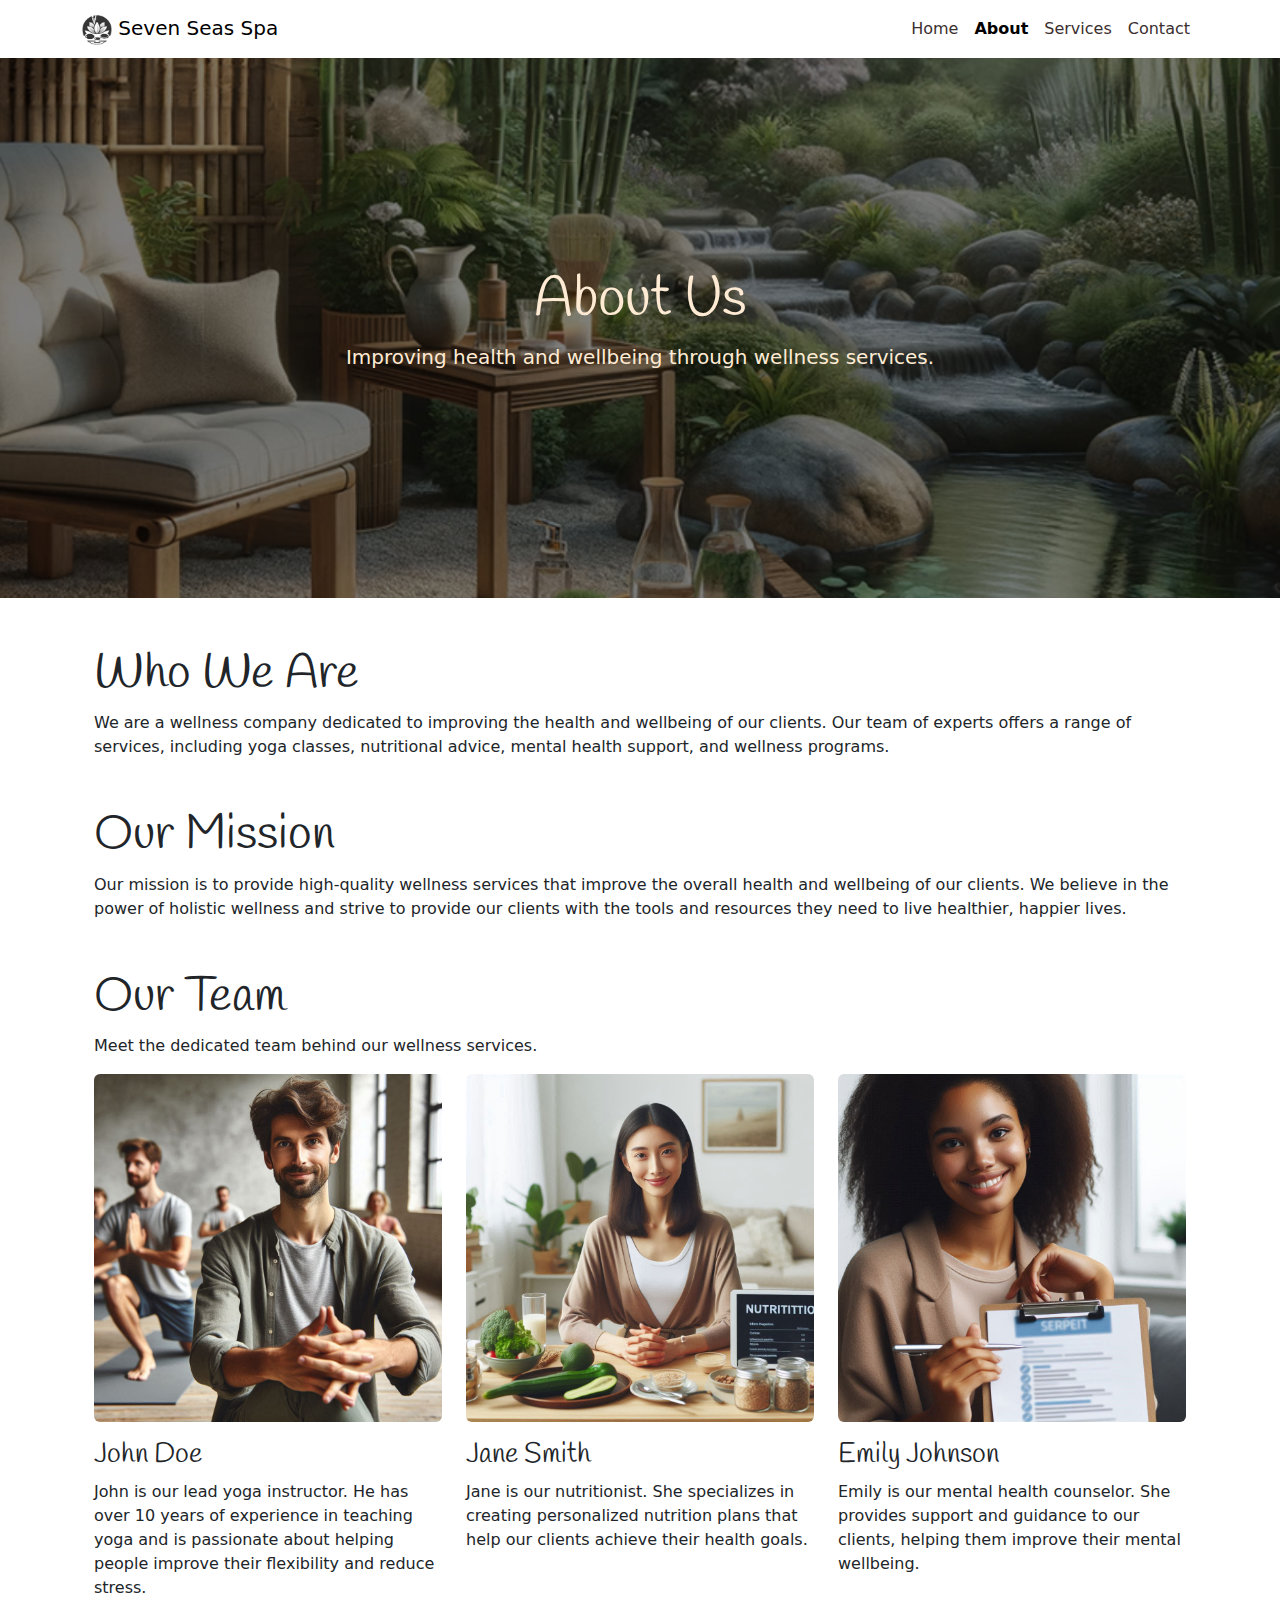
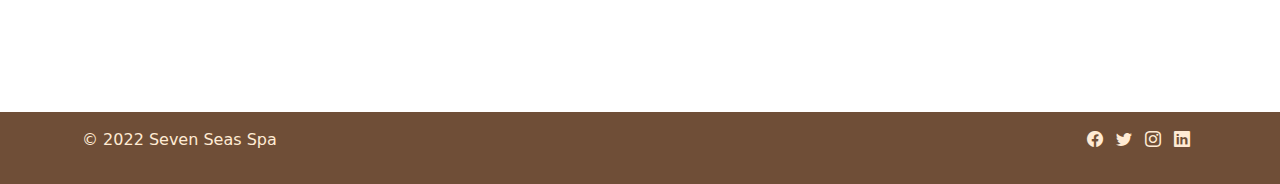
<file: about.html>
<!DOCTYPE html>
<html lang="en">
  <head>
    <meta charset="UTF-8" />
    <meta name="viewport" content="width=device-width, initial-scale=1.0" />
    <link
      href="https://cdn.jsdelivr.net/npm/bootstrap@5.3.3/dist/css/bootstrap.min.css"
      rel="stylesheet"
      integrity="sha384-QWTKZyjpPEjISv5WaRU9OFeRpok6YctnYmDr5pNlyT2bRjXh0JMhjY6hW+ALEwIH"
      crossorigin="anonymous"
    />
    <link
      rel="stylesheet"
      href="https://cdn.jsdelivr.net/npm/bootstrap-icons@1.11.3/font/bootstrap-icons.min.css"
    />
    <link
      href="https://fonts.googleapis.com/css2?family=Handlee&display=swap"
      rel="stylesheet"
    />
    <link href="assets/css/style.css" rel="stylesheet" />
    <title>Seven Seas Spa</title>
  </head>

  <body>
    <!-- Navigation Bar -->
    <nav class="navbar navbar-expand-lg navbar-light bg-white navbar-custom">
      <div class="container">
        <a class="navbar-brand" href="#">
          <img src="assets/images/logo.png" alt="Logo" width="30" height="30" />
          Seven Seas Spa
        </a>
        <button
          class="navbar-toggler"
          type="button"
          data-bs-toggle="collapse"
          data-bs-target="#navbarNav"
          aria-controls="navbarNav"
          aria-expanded="false"
          aria-label="Toggle navigation"
        >
          <span class="navbar-toggler-icon"></span>
        </button>
        <div class="collapse navbar-collapse" id="navbarNav">
          <ul class="navbar-nav ms-auto">
            <li class="nav-item">
              <a class="nav-link" aria-current="page" href="index.html">Home</a>
            </li>
            <li class="nav-item">
              <a class="nav-link active" href="about.html">About</a>
            </li>
            <li class="nav-item">
              <a class="nav-link" href="#">Services</a>
            </li>
            <li class="nav-item">
              <a class="nav-link" href="contact.html">Contact</a>
            </li>
          </ul>
        </div>
      </div>
    </nav>

    <!-- Hero Section -->
    <header class="hero text-center" id="mainContent">
      <div class="container">
        <h1 class="display-4">About Us</h1>
        <p class="lead">
          Improving health and wellbeing through wellness services.
        </p>
      </div>
    </header>

    <!-- Main Section -->
    <main class="container my-5">
      <div class="container">
        <h2 class="display-5">Who We Are</h2>
        <p>
          We are a wellness company dedicated to improving the health and
          wellbeing of our clients. Our team of experts offers a range of
          services, including yoga classes, nutritional advice, mental health
          support, and wellness programs.
        </p>

        <!-- About Us Section -->
        <section class="my-5">
          <h2 class="display-5">Our Mission</h2>
          <p>
            Our mission is to provide high-quality wellness services that
            improve the overall health and wellbeing of our clients. We believe
            in the power of holistic wellness and strive to provide our clients
            with the tools and resources they need to live healthier, happier
            lives.
          </p>
        </section>

        <!-- Our Team Section -->
        <section class="my-5">
          <h2 class="display-5">Our Team</h2>
          <p>Meet the dedicated team behind our wellness services.</p>

          <div class="row">
            <div class="col-md-4">
              <img
                src="./assets/images/john_doe.png"
                alt="John Doe"
                class="img-fluid rounded mb-3"
              />
              <h3>John Doe</h3>
              <p>
                John is our lead yoga instructor. He has over 10 years of
                experience in teaching yoga and is passionate about helping
                people improve their flexibility and reduce stress.
              </p>
            </div>
            <div class="col-md-4">
              <img
                src="./assets/images/jane_smith.png"
                alt="Jane Smith"
                class="img-fluid rounded mb-3"
              />
              <h3>Jane Smith</h3>
              <p>
                Jane is our nutritionist. She specializes in creating
                personalized nutrition plans that help our clients achieve their
                health goals.
              </p>
            </div>
            <div class="col-md-4">
              <img
                src="./assets/images/emily_johnson.png"
                alt="Emily Johnson"
                class="img-fluid rounded mb-3"
              />
              <h3>Emily Johnson</h3>
              <p>
                Emily is our mental health counselor. She provides support and
                guidance to our clients, helping them improve their mental
                wellbeing.
              </p>
            </div>
          </div>
        </section>
      </div>
    </main>

    <!-- Footer -->
    <footer class="footer text-center text-lg-start py-3 mt-auto">
      <div class="container">
        <div class="row">
          <div class="col-md-6 text-md-start mb-3 mb-md-0">
            <p>© 2022 Seven Seas Spa</p>
          </div>
          <div class="col-md-6 text-md-end">
            <a
              href="https://www.facebook.com/Code.InstituteIRL/"
              target="_blank"
              rel="noopener noreferrer"
              aria-label="Visit our Facebook page"
              class="me-2"
              ><i class="bi bi-facebook"></i
            ></a>
            <a
              href="https://x.com/codeinstitute"
              target="_blank"
              rel="noopener noreferrer"
              aria-label="Follow us on Twitter"
              class="me-2"
              ><i class="bi bi-twitter"></i
            ></a>
            <a
              href="https://www.instagram.com/codeinstitute/"
              target="_blank"
              rel="noopener noreferrer"
              aria-label="Follow us on Instagram"
              class="me-2"
              ><i class="bi bi-instagram"></i
            ></a>
            <a
              href="https://www.linkedin.com/school/code-institute/"
              target="_blank"
              rel="noopener noreferrer"
              aria-label="Connect with us on LinkedIn"
              class="me-2"
              ><i class="bi bi-linkedin"></i
            ></a>
          </div>
        </div>
      </div>
    </footer>

    <script
      src="https://cdn.jsdelivr.net/npm/bootstrap@5.3.3/dist/js/bootstrap.bundle.min.js"
      integrity="sha384-YvpcrYf0tY3lHB60NNkmXc5s9fDVZLESaAA55NDzOxhy9GkcIdslK1eN7N6jIeHz"
      crossorigin="anonymous"
    ></script>
  </body>
</html>
</file>
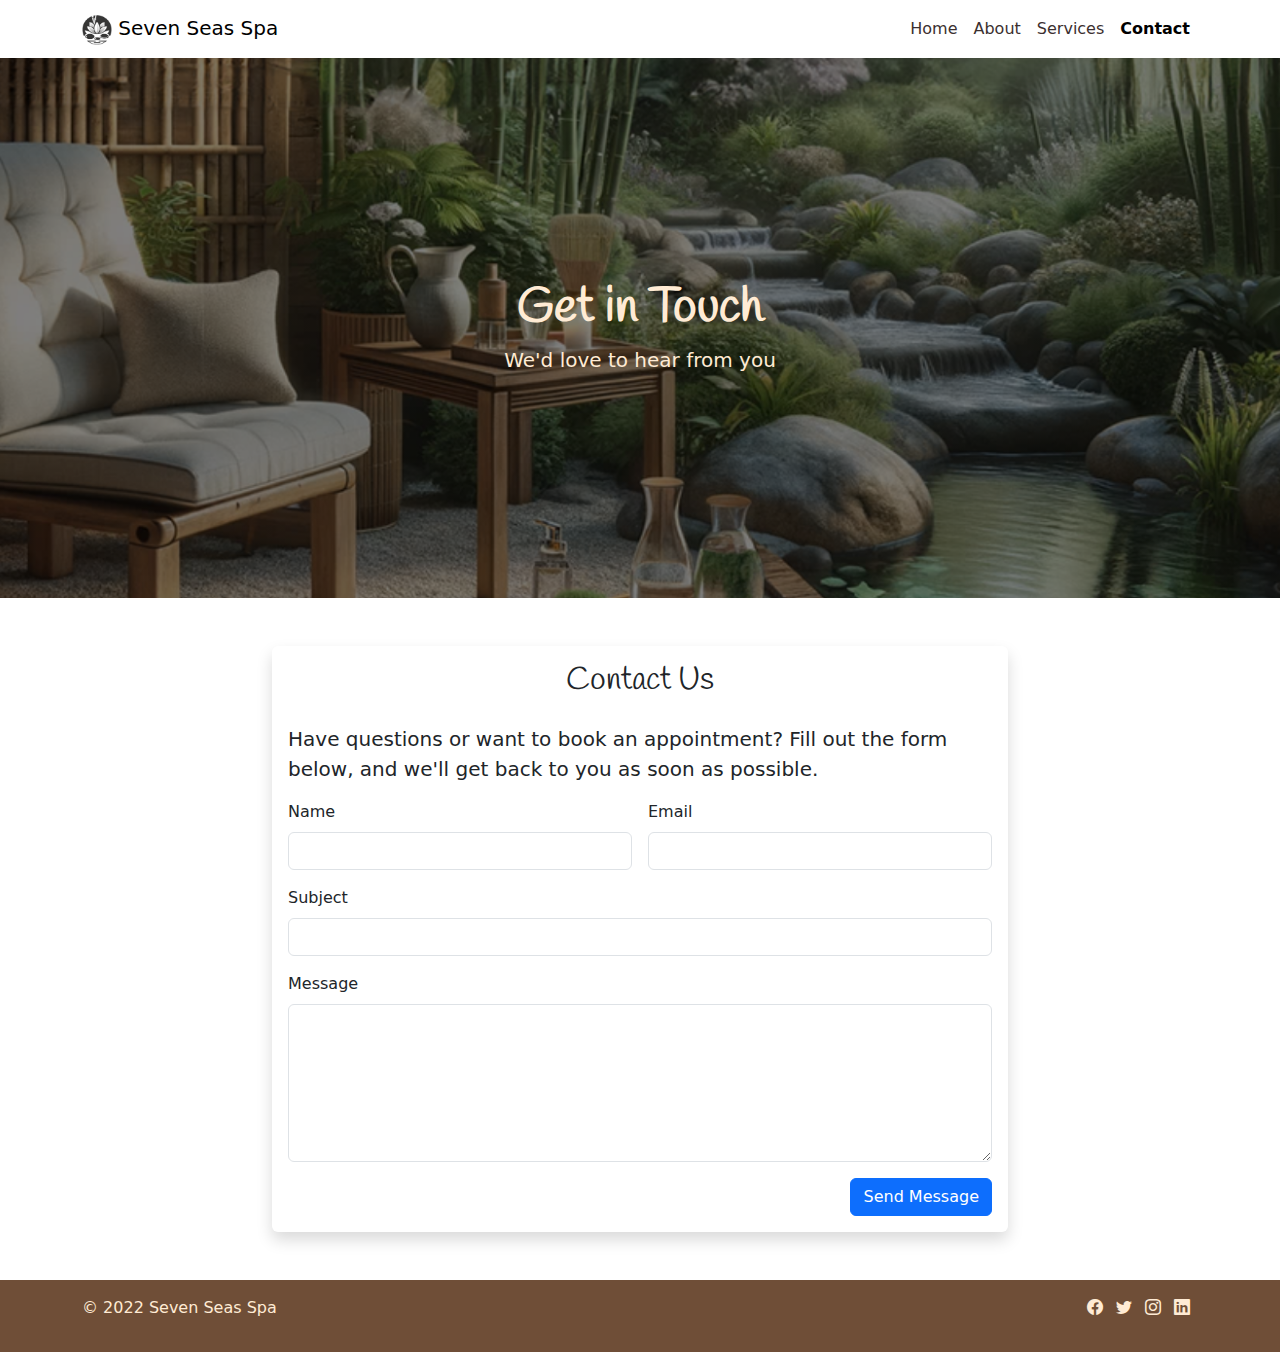
<file: contact.html>
<!DOCTYPE html>
<html lang="en">
  <head>
    <meta charset="UTF-8" />
    <meta name="viewport" content="width=device-width, initial-scale=1.0" />
    <link
      href="https://cdn.jsdelivr.net/npm/bootstrap@5.3.3/dist/css/bootstrap.min.css"
      rel="stylesheet"
      integrity="sha384-QWTKZyjpPEjISv5WaRU9OFeRpok6YctnYmDr5pNlyT2bRjXh0JMhjY6hW+ALEwIH"
      crossorigin="anonymous"
    />
    <link
      rel="stylesheet"
      href="https://cdn.jsdelivr.net/npm/bootstrap-icons@1.11.3/font/bootstrap-icons.min.css"
    />
    <link
      href="https://fonts.googleapis.com/css2?family=Handlee&display=swap"
      rel="stylesheet"
    />
    <link rel="stylesheet" href="assets/css/style.css" />
    <title>Contact — Seven Seas Spa</title>
  </head>

  <body>
    <!-- Header / Navbar (same as index) -->
    <nav class="navbar navbar-expand-lg navbar-light bg-white navbar-custom">
      <div class="container">
        <a class="navbar-brand" href="#">
          <img src="assets/images/logo.png" alt="Logo" width="30" height="30" />
          Seven Seas Spa
        </a>
        <button
          class="navbar-toggler"
          type="button"
          data-bs-toggle="collapse"
          data-bs-target="#navbarNav"
          aria-controls="navbarNav"
          aria-expanded="false"
          aria-label="Toggle navigation"
        >
          <span class="navbar-toggler-icon"></span>
        </button>
        <div class="collapse navbar-collapse" id="navbarNav">
          <ul class="navbar-nav ms-auto">
            <li class="nav-item">
              <a class="nav-link" aria-current="page" href="index.html">Home</a>
            </li>
            <li class="nav-item">
              <a class="nav-link" href="#">About</a>
            </li>
            <li class="nav-item">
              <a class="nav-link" href="#">Services</a>
            </li>
            <li class="nav-item">
              <a class="nav-link active" href="contact.html">Contact</a>
            </li>
          </ul>
        </div>
      </div>
    </nav>

    <!-- Hero Section -->
    <header class="hero text-center py-5" id="mainContent" role="banner">
      <div class="container">
        <h1 class="display-5 fw-bold">Get in Touch</h1>
        <p class="lead mb-0">We'd love to hear from you</p>
      </div>
    </header>

    <!-- Empty Main Content -->
    <main class="container my-5">
      <div class="row justify-content-center">
        <div class="col-lg-8">
          <div class="card shadow">
            <div class="card-body">
              <h2 class="card-title text-center mb-4">Contact Us</h2>
              <p class="lead">
                Have questions or want to book an appointment? Fill out the form
                below, and we'll get back to you as soon as possible.
              </p>
              <form
                id="contactForm"
                action="thankyou.html"
                method="GET"
                role="form"
              >
                <div class="row g-3">
                  <div class="col-md-6">
                    <label for="name" class="form-label">Name</label>
                    <input
                      type="text"
                      class="form-control"
                      id="name"
                      name="name"
                      required
                      aria-required="true"
                    />
                  </div>
                  <div class="col-md-6">
                    <label for="email" class="form-label">Email</label>
                    <input
                      type="email"
                      class="form-control"
                      id="email"
                      name="email"
                      required
                      aria-required="true"
                    />
                  </div>
                  <div class="col-12">
                    <label for="subject" class="form-label">Subject</label>
                    <input
                      type="text"
                      class="form-control"
                      id="subject"
                      name="subject"
                      required
                    />
                  </div>
                  <div class="col-12">
                    <label for="message" class="form-label">Message</label>
                    <textarea
                      class="form-control"
                      id="message"
                      name="message"
                      rows="6"
                      required
                    ></textarea>
                  </div>
                  <div class="col-12 text-end">
                    <button type="submit" class="btn btn-primary">
                      Send Message
                    </button>
                  </div>
                </div>
              </form>
            </div>
          </div>
        </div>
      </div>
    </main>

    <!-- Footer (same as index) -->
    <footer class="footer text-center text-lg-start py-3 mt-auto">
      <div class="container">
        <div class="row">
          <div class="col-md-6 text-md-start mb-3 mb-md-0">
            <p>© 2022 Seven Seas Spa</p>
          </div>
          <div class="col-md-6 text-md-end">
            <a
              href="https://www.facebook.com/Code.InstituteIRL/"
              target="_blank"
              rel="noopener noreferrer"
              aria-label="Visit our Facebook page"
              class="me-2"
              ><i class="bi bi-facebook"></i
            ></a>
            <a
              href="https://x.com/codeinstitute"
              target="_blank"
              rel="noopener noreferrer"
              aria-label="Follow us on Twitter"
              class="me-2"
              ><i class="bi bi-twitter"></i
            ></a>
            <a
              href="https://www.instagram.com/codeinstitute/"
              target="_blank"
              rel="noopener noreferrer"
              aria-label="Follow us on Instagram"
              class="me-2"
              ><i class="bi bi-instagram"></i
            ></a>
            <a
              href="https://www.linkedin.com/school/code-institute/"
              target="_blank"
              rel="noopener noreferrer"
              aria-label="Connect with us on LinkedIn"
              class="me-2"
              ><i class="bi bi-linkedin"></i
            ></a>
          </div>
        </div>
      </div>
    </footer>

    <script
      src="https://cdn.jsdelivr.net/npm/bootstrap@5.3.3/dist/js/bootstrap.bundle.min.js"
      integrity="sha384-YvpcrYf0tY3lHB60NNkmXc5s9fDVZLESaAA55NDzOxhy9GkcIdslK1eN7N6jIeHz"
      crossorigin="anonymous"
    ></script>
  </body>
</html>
</file>
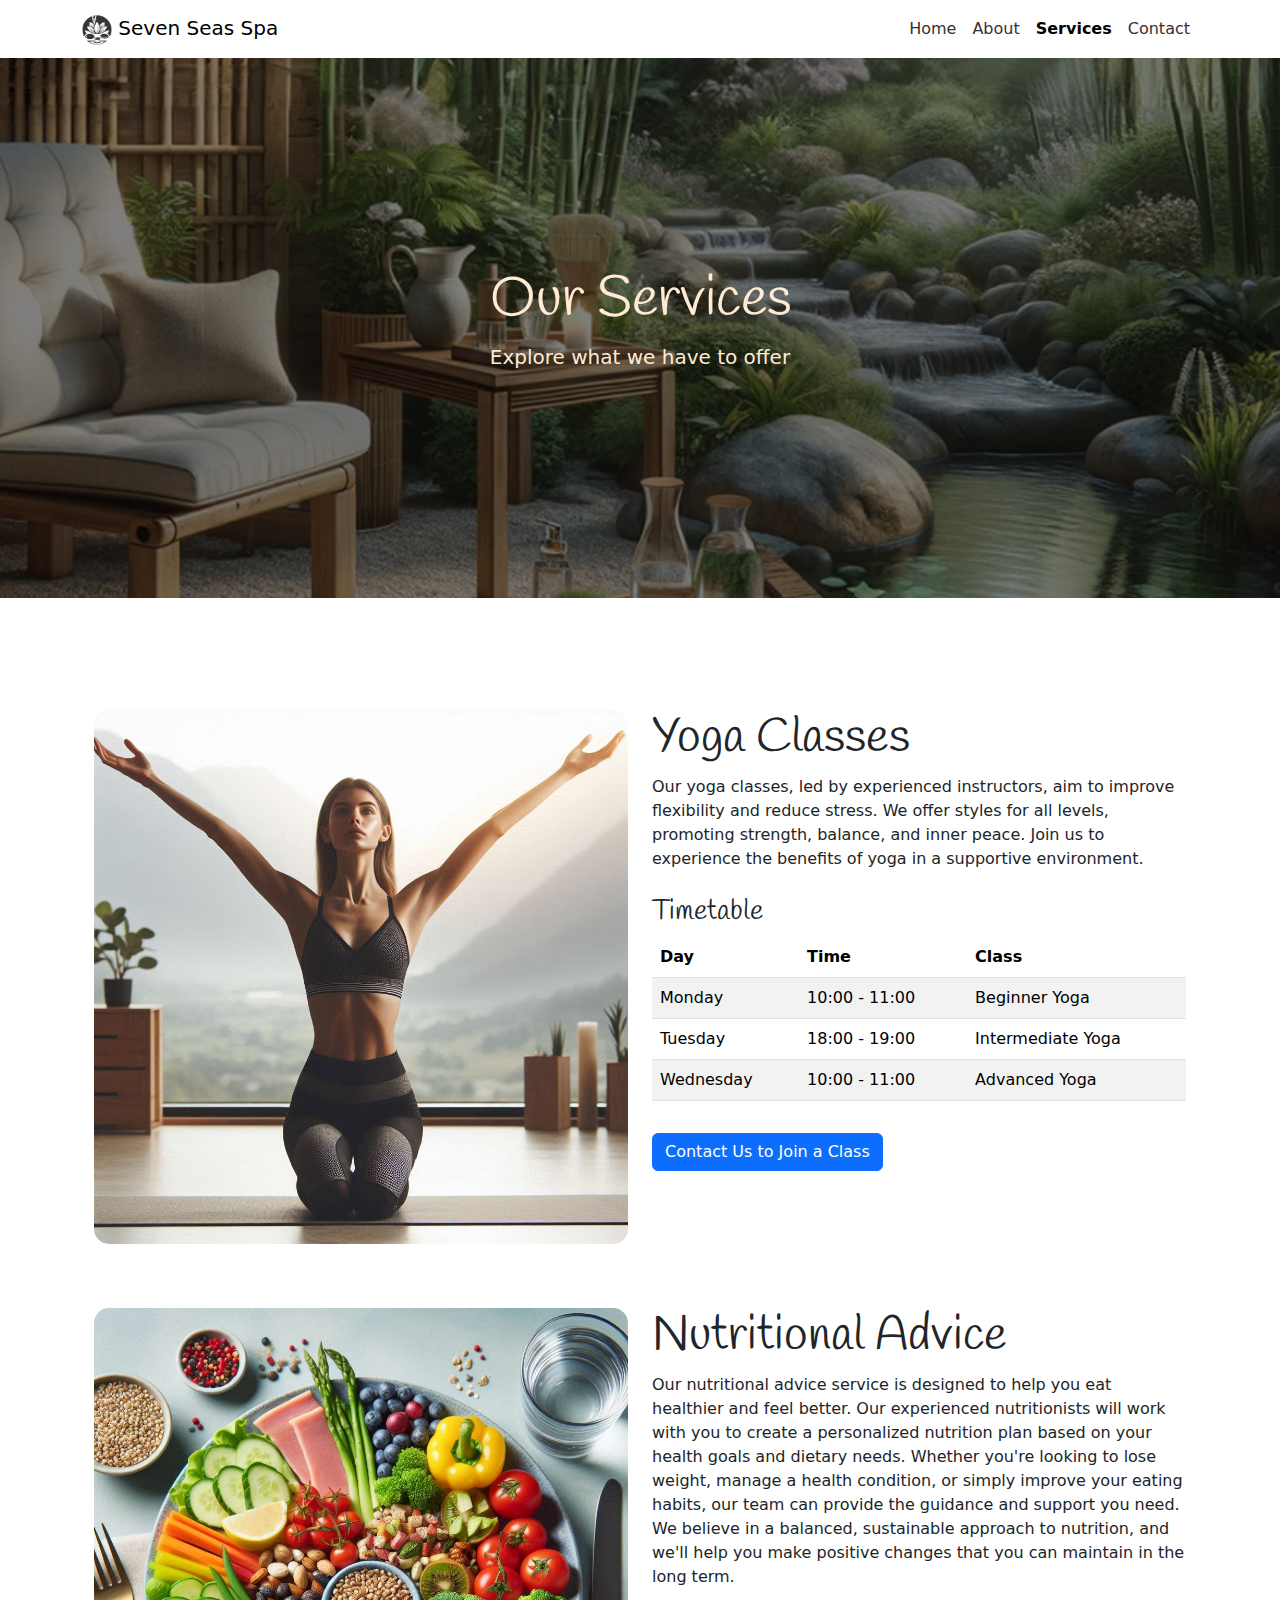
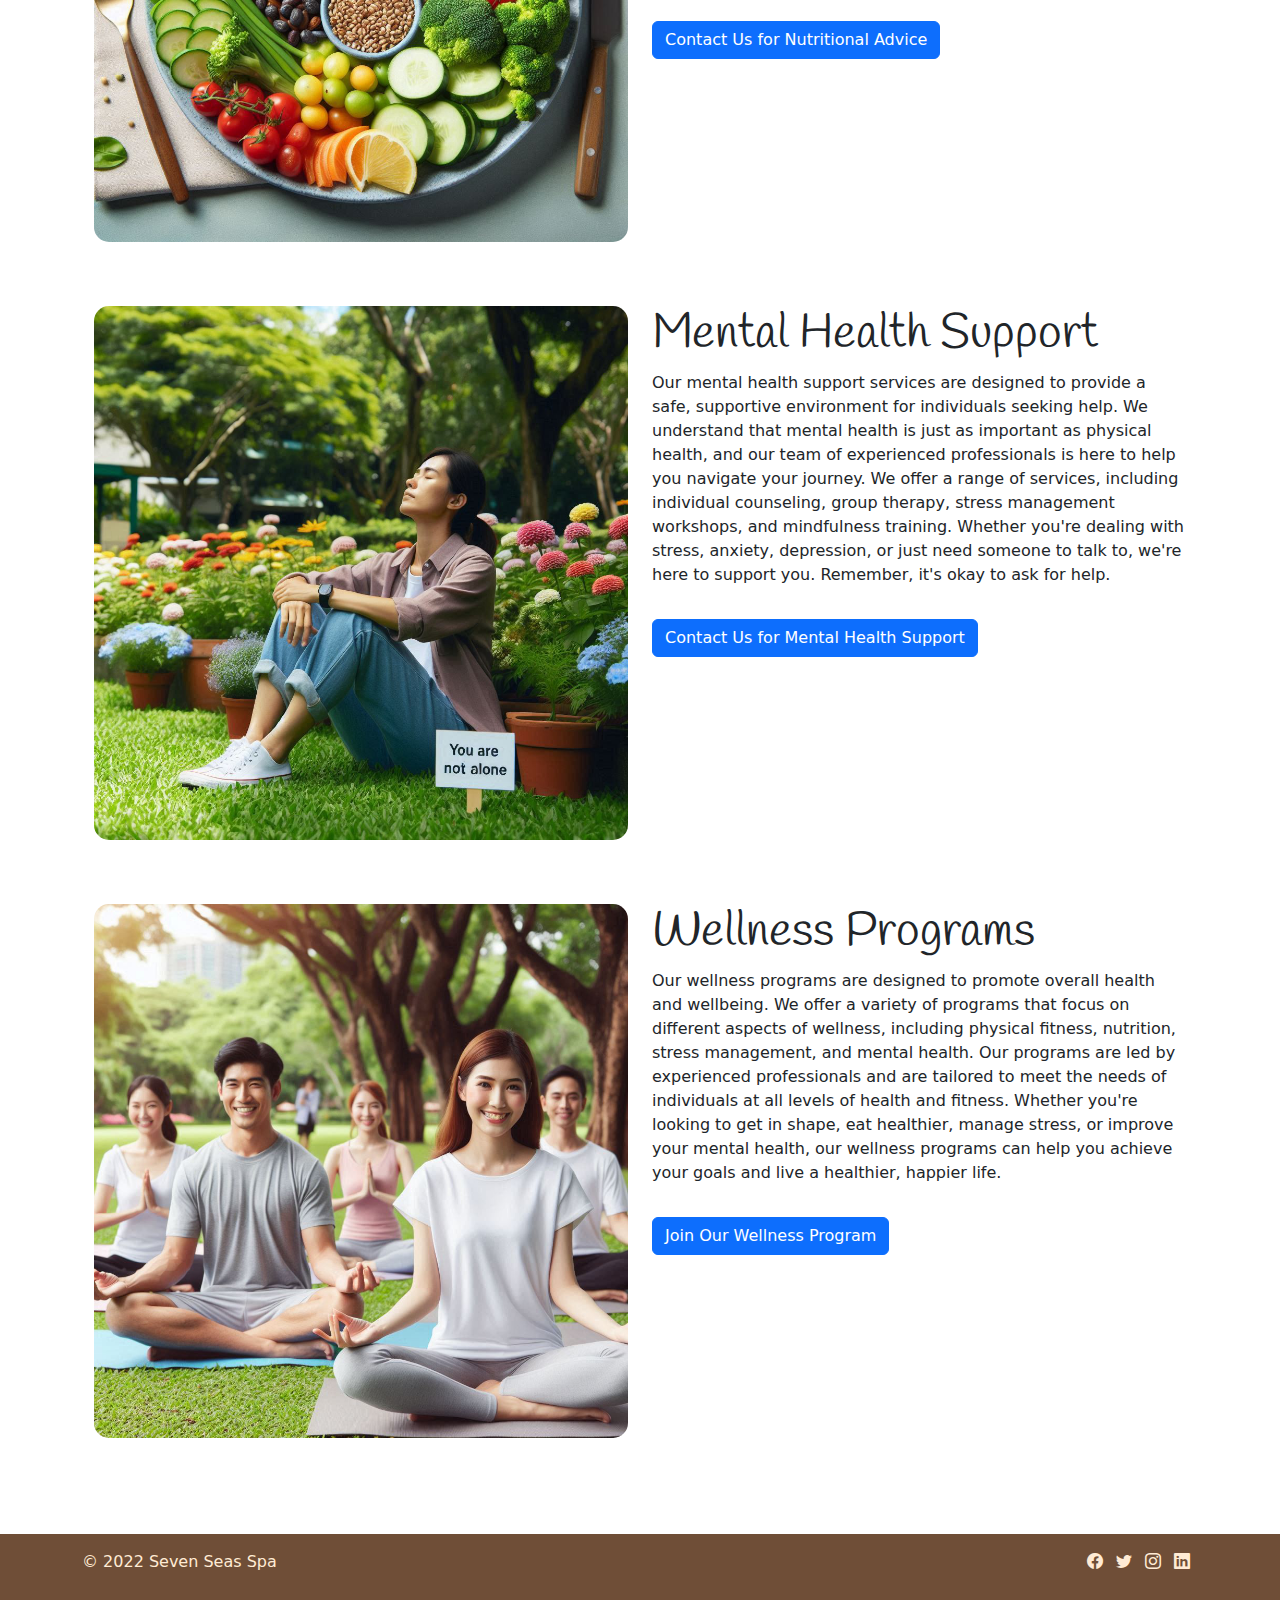
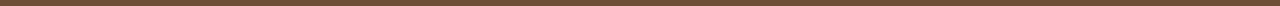
<file: services.html>
<!DOCTYPE html>
<html lang="en">
  <head>
    <meta charset="UTF-8" />
    <meta name="viewport" content="width=device-width, initial-scale=1.0" />
    <link
      href="https://cdn.jsdelivr.net/npm/bootstrap@5.3.3/dist/css/bootstrap.min.css"
      rel="stylesheet"
      integrity="sha384-QWTKZyjpPEjISv5WaRU9OFeRpok6YctnYmDr5pNlyT2bRjXh0JMhjY6hW+ALEwIH"
      crossorigin="anonymous"
    />
    <link
      rel="stylesheet"
      href="https://cdn.jsdelivr.net/npm/bootstrap-icons@1.11.3/font/bootstrap-icons.min.css"
    />
    <link
      href="https://fonts.googleapis.com/css2?family=Handlee&display=swap"
      rel="stylesheet"
    />
    <link href="assets/css/style.css" rel="stylesheet" />
    <title>Seven Seas Spa</title>
  </head>

  <body>
    <!-- Navigation Bar -->
    <nav class="navbar navbar-expand-lg navbar-light bg-white navbar-custom">
      <div class="container">
        <a class="navbar-brand" href="#">
          <img src="assets/images/logo.png" alt="Logo" width="30" height="30" />
          Seven Seas Spa
        </a>
        <button
          class="navbar-toggler"
          type="button"
          data-bs-toggle="collapse"
          data-bs-target="#navbarNav"
          aria-controls="navbarNav"
          aria-expanded="false"
          aria-label="Toggle navigation"
        >
          <span class="navbar-toggler-icon"></span>
        </button>
        <div class="collapse navbar-collapse" id="navbarNav">
          <ul class="navbar-nav ms-auto">
            <li class="nav-item">
              <a class="nav-link" aria-current="page" href="index.html">Home</a>
            </li>
            <li class="nav-item">
              <a class="nav-link" href="about.html">About</a>
            </li>
            <li class="nav-item">
              <a class="nav-link active" href="services.html">Services</a>
            </li>
            <li class="nav-item">
              <a class="nav-link" href="contact.html">Contact</a>
            </li>
          </ul>
        </div>
      </div>
    </nav>

    <!-- Hero Section -->
    <header class="hero text-center" id="mainContent">
      <div class="container">
        <h1 class="display-4">Our Services</h1>
        <p class="lead">Explore what we have to offer</p>
      </div>
    </header>

    <!-- Main Section -->
    <main class="container my-5">
      <div class="container">
        <!-- Yoga Classes -->
        <section class="my-5 row gy-3">
          <div class="col-lg-6">
            <img
              src="./assets/images/yoga.png"
              alt="Yoga"
              class="img-fluid rounded-image"
            />
          </div>
          <div class="col-lg-6">
            <h2 class="display-5">Yoga Classes</h2>
            <p>
              Our yoga classes, led by experienced instructors, aim to improve
              flexibility and reduce stress. We offer styles for all levels,
              promoting strength, balance, and inner peace. Join us to
              experience the benefits of yoga in a supportive environment.
            </p>
            <h3 class="mt-4">Timetable</h3>
            <table class="table table-striped">
              <thead>
                <tr>
                  <th>Day</th>
                  <th>Time</th>
                  <th>Class</th>
                </tr>
              </thead>
              <tbody>
                <tr>
                  <td>Monday</td>
                  <td>10:00 - 11:00</td>
                  <td>Beginner Yoga</td>
                </tr>
                <tr>
                  <td>Tuesday</td>
                  <td>18:00 - 19:00</td>
                  <td>Intermediate Yoga</td>
                </tr>
                <tr>
                  <td>Wednesday</td>
                  <td>10:00 - 11:00</td>
                  <td>Advanced Yoga</td>
                </tr>
                <!-- Add more rows as needed -->
              </tbody>
            </table>
            <a href="contact.html" class="btn btn-primary mt-3"
              >Contact Us to Join a Class</a
            >
          </div>
        </section>

        <!-- Nutritional Advice -->
        <section class="my-5 row gy-3">
          <div class="col-lg-6">
            <img
              src="./assets/images/nutrition.png"
              alt="Nutrition"
              class="img-fluid rounded-image"
            />
          </div>
          <div class="col-lg-6">
            <h2 class="display-5">Nutritional Advice</h2>
            <p>
              Our nutritional advice service is designed to help you eat
              healthier and feel better. Our experienced nutritionists will work
              with you to create a personalized nutrition plan based on your
              health goals and dietary needs. Whether you're looking to lose
              weight, manage a health condition, or simply improve your eating
              habits, our team can provide the guidance and support you need. We
              believe in a balanced, sustainable approach to nutrition, and
              we'll help you make positive changes that you can maintain in the
              long term.
            </p>
            <a href="contact.html" class="btn btn-primary mt-3"
              >Contact Us for Nutritional Advice</a
            >
          </div>
        </section>

        <!-- Mental Health Support -->
        <section class="my-5 row gy-3">
          <div class="col-lg-6">
            <img
              src="./assets/images/mental_health.png"
              alt="Mental Health"
              class="img-fluid rounded-image"
            />
          </div>
          <div class="col-lg-6">
            <h2 class="display-5">Mental Health Support</h2>
            <p>
              Our mental health support services are designed to provide a safe,
              supportive environment for individuals seeking help. We understand
              that mental health is just as important as physical health, and
              our team of experienced professionals is here to help you navigate
              your journey. We offer a range of services, including individual
              counseling, group therapy, stress management workshops, and
              mindfulness training. Whether you're dealing with stress, anxiety,
              depression, or just need someone to talk to, we're here to support
              you. Remember, it's okay to ask for help.
            </p>
            <a href="contact.html" class="btn btn-primary mt-3"
              >Contact Us for Mental Health Support</a
            >
          </div>
        </section>

        <!-- Wellness Programs -->
        <section class="my-5 row gy-3">
          <div class="col-lg-6">
            <img
              src="./assets/images/wellness.png"
              alt="Wellness"
              class="img-fluid rounded-image"
            />
          </div>
          <div class="col-lg-6">
            <h2 class="display-5">Wellness Programs</h2>
            <p>
              Our wellness programs are designed to promote overall health and
              wellbeing. We offer a variety of programs that focus on different
              aspects of wellness, including physical fitness, nutrition, stress
              management, and mental health. Our programs are led by experienced
              professionals and are tailored to meet the needs of individuals at
              all levels of health and fitness. Whether you're looking to get in
              shape, eat healthier, manage stress, or improve your mental
              health, our wellness programs can help you achieve your goals and
              live a healthier, happier life.
            </p>
            <a href="contact.html" class="btn btn-primary mt-3"
              >Join Our Wellness Program</a
            >
          </div>
        </section>
      </div>
    </main>

    <!-- Footer -->
    <footer class="footer text-center text-lg-start py-3 mt-auto">
      <div class="container">
        <div class="row">
          <div class="col-md-6 text-md-start mb-3 mb-md-0">
            <p>© 2022 Seven Seas Spa</p>
          </div>
          <div class="col-md-6 text-md-end">
            <a
              href="https://www.facebook.com/Code.InstituteIRL/"
              target="_blank"
              rel="noopener noreferrer"
              aria-label="Visit our Facebook page"
              class="me-2"
              ><i class="bi bi-facebook"></i
            ></a>
            <a
              href="https://x.com/codeinstitute"
              target="_blank"
              rel="noopener noreferrer"
              aria-label="Follow us on Twitter"
              class="me-2"
              ><i class="bi bi-twitter"></i
            ></a>
            <a
              href="https://www.instagram.com/codeinstitute/"
              target="_blank"
              rel="noopener noreferrer"
              aria-label="Follow us on Instagram"
              class="me-2"
              ><i class="bi bi-instagram"></i
            ></a>
            <a
              href="https://www.linkedin.com/school/code-institute/"
              target="_blank"
              rel="noopener noreferrer"
              aria-label="Connect with us on LinkedIn"
              class="me-2"
              ><i class="bi bi-linkedin"></i
            ></a>
          </div>
        </div>
      </div>
    </footer>

    <script
      src="https://cdn.jsdelivr.net/npm/bootstrap@5.3.3/dist/js/bootstrap.bundle.min.js"
      integrity="sha384-YvpcrYf0tY3lHB60NNkmXc5s9fDVZLESaAA55NDzOxhy9GkcIdslK1eN7N6jIeHz"
      crossorigin="anonymous"
    ></script>
  </body>
</html>
</file>
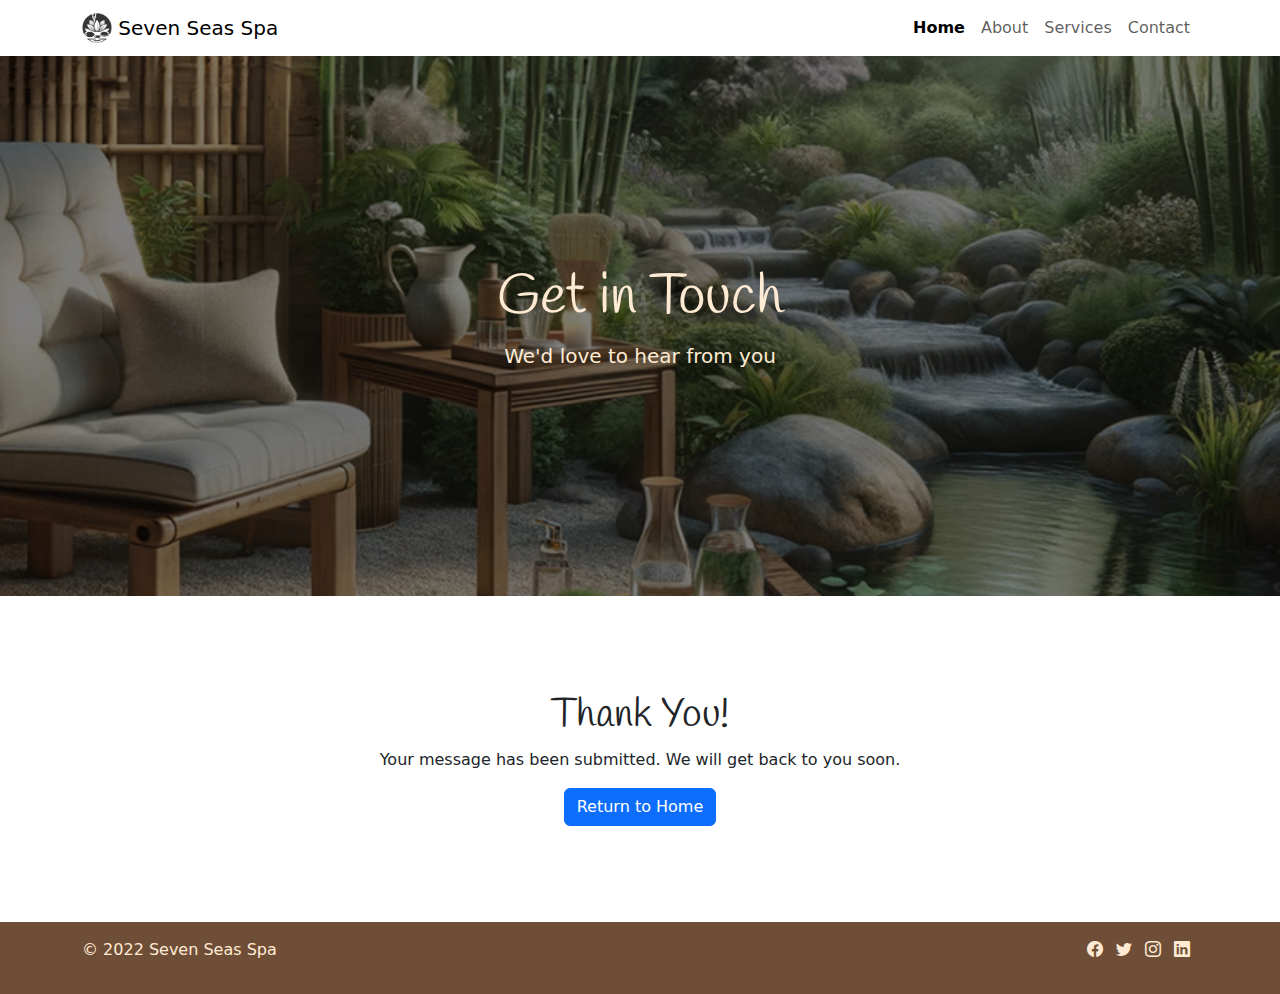
<file: thankyou.html>
<!DOCTYPE html>
<html lang="en">
  <head>
    <meta charset="UTF-8" />
    <meta name="viewport" content="width=device-width, initial-scale=1.0" />
    <link
      href="https://cdn.jsdelivr.net/npm/bootstrap@5.3.3/dist/css/bootstrap.min.css"
      rel="stylesheet"
      integrity="sha384-QWTKZyjpPEjISv5WaRU9OFeRpok6YctnYmDr5pNlyT2bRjXh0JMhjY6hW+ALEwIH"
      crossorigin="anonymous"
    />
    <link
      rel="stylesheet"
      href="https://cdn.jsdelivr.net/npm/bootstrap-icons@1.11.3/font/bootstrap-icons.min.css"
    />
    <link
      href="https://fonts.googleapis.com/css2?family=Handlee&display=swap"
      rel="stylesheet"
    />
    <link href="assets/css/style.css" rel="stylesheet" />
    <title>Seven Seas Spa</title>
  </head>

  <body>
    <!-- Navigation Bar -->
    <nav class="navbar navbar-expand-lg navbar-light bg-white">
      <div class="container">
        <a class="navbar-brand" href="#">
          <img
            src="assets/images/logo.png"
            alt="Logo"
            width="30"
            height="30"
            class="d-inline-block align-top"
          />
          Seven Seas Spa
        </a>
        <button
          class="navbar-toggler"
          type="button"
          data-bs-toggle="collapse"
          data-bs-target="#navbarNav"
          aria-controls="navbarNav"
          aria-expanded="false"
          aria-label="Toggle navigation"
        >
          <span class="navbar-toggler-icon"></span>
        </button>
        <div
          class="collapse navbar-collapse justify-content-end"
          id="navbarNav"
        >
          <ul class="navbar-nav">
            <li class="nav-item active">
              <a class="nav-link" href="index.html">Home</a>
            </li>
            <li class="nav-item">
              <a class="nav-link" href="about.html">About</a>
            </li>
            <li class="nav-item">
              <a class="nav-link" href="#">Services</a>
            </li>
            <li class="nav-item">
              <a class="nav-link" href="contact.html">Contact</a>
            </li>
          </ul>
        </div>
      </div>
    </nav>

    <!-- Hero Section -->
    <header class="hero text-center" id="mainContent">
      <div class="container">
        <h1 class="display-4">Get in Touch</h1>
        <p class="lead">We'd love to hear from you</p>
      </div>
    </header>

    <!-- Main Section -->
    <main class="container my-5">
      <div class="container">
        <!-- Thank You Message -->
        <section class="my-5 text-center contact-section">
          <h1>Thank You!</h1>
          <p>Your message has been submitted. We will get back to you soon.</p>
          <a href="index.html" class="btn btn-primary">Return to Home</a>
        </section>
      </div>
    </main>

    <!-- Footer -->
    <footer class="footer text-center text-lg-start py-3 mt-auto">
      <div class="container">
        <div class="row">
          <div class="col-md-6 text-md-start mb-3 mb-md-0">
            <p>© 2022 Seven Seas Spa</p>
          </div>
          <div class="col-md-6 text-md-end">
            <a
              href="https://www.facebook.com/Code.InstituteIRL/"
              target="_blank"
              rel="noopener noreferrer"
              aria-label="Visit our Facebook page"
              class="me-2"
              ><i class="bi bi-facebook"></i
            ></a>
            <a
              href="https://x.com/codeinstitute"
              target="_blank"
              rel="noopener noreferrer"
              aria-label="Follow us on Twitter"
              class="me-2"
              ><i class="bi bi-twitter"></i
            ></a>
            <a
              href="https://www.instagram.com/codeinstitute/"
              target="_blank"
              rel="noopener noreferrer"
              aria-label="Follow us on Instagram"
              class="me-2"
              ><i class="bi bi-instagram"></i
            ></a>
            <a
              href="https://www.linkedin.com/school/code-institute/"
              target="_blank"
              rel="noopener noreferrer"
              aria-label="Connect with us on LinkedIn"
              class="me-2"
              ><i class="bi bi-linkedin"></i
            ></a>
          </div>
        </div>
      </div>
    </footer>

    <script
      src="https://cdn.jsdelivr.net/npm/bootstrap@5.3.3/dist/js/bootstrap.bundle.min.js"
      integrity="sha384-YvpcrYf0tY3lHB60NNkmXc5s9fDVZLESaAA55NDzOxhy9GkcIdslK1eN7N6jIeHz"
      crossorigin="anonymous"
    ></script>
  </body>
</html>
</file>
<file: assets/css/style.css>
/* Apply the Handlee font to all headings */
      h1,
      h2,
      h3,
      h4,
      h5,
      h6 {
        font-family: "Handlee", cursive;
      }

      .navbar-custom {
        color: #3b2f2f;
      }

      .navbar-custom .nav-link {
        color: #3b2f2f;
      }

      .navbar-custom .nav-link.active {
        font-weight: bold;
      }

      /* Make the navbar sticky */
      .navbar {
        position: sticky;
        top: 0;
        z-index: 1000;
      }

      /* Style the hero section */
      .hero {
        background: linear-gradient(rgba(0, 0, 0, 0.5), rgba(0, 0, 0, 0.5)),
          url("../images/hero.png");
        background-size: cover;
        background-repeat: no-repeat;
        background-position: center center;
        background-attachment: fixed;
        color: #ffebd4;
        min-height: 60vh; /* Consistent hero height */
        display: flex;
        align-items: center; /* Vertically center hero content */
      }

      body {
        display: flex;
        flex-direction: column;
        min-height: 100vh;
      }

      /* 
        This CSS rule adds padding to the left and right of the body and main elements. 
        This ensures that the content is not right up against the viewport on small screens.
        */
      main {
        margin: 2rem 0;
      }

      /* Style the footer */
      .footer {
        margin-top: auto;
        background-color: #6f4e37;
        color: #ffebd4;
      }

      .footer i.bi {
        color: #ffebd4;
      }

      /* Highlight the active nav link */
      .nav-item.active .nav-link {
        color: #000000;
        /* Change to the color you want */
        font-weight: bolder;
        /* Makes the text bold */
      }

      /* Style the service cards */
      .card {
        border: none;
      }

      .card-img-top {
        height: 200px;
        object-fit: cover;
      }

      /* Set the size of the testimonial images */
      .testimonial-image {
        width: 100px;
        height: 100px;
      }

      /* Applies rounded corners to images with the 'rounded-image' class. Adjust the border-radius value to control the roundness. */
      .rounded-image {
        border-radius: 15px;
        /* Adjust the px value as needed */
      }
</file>
